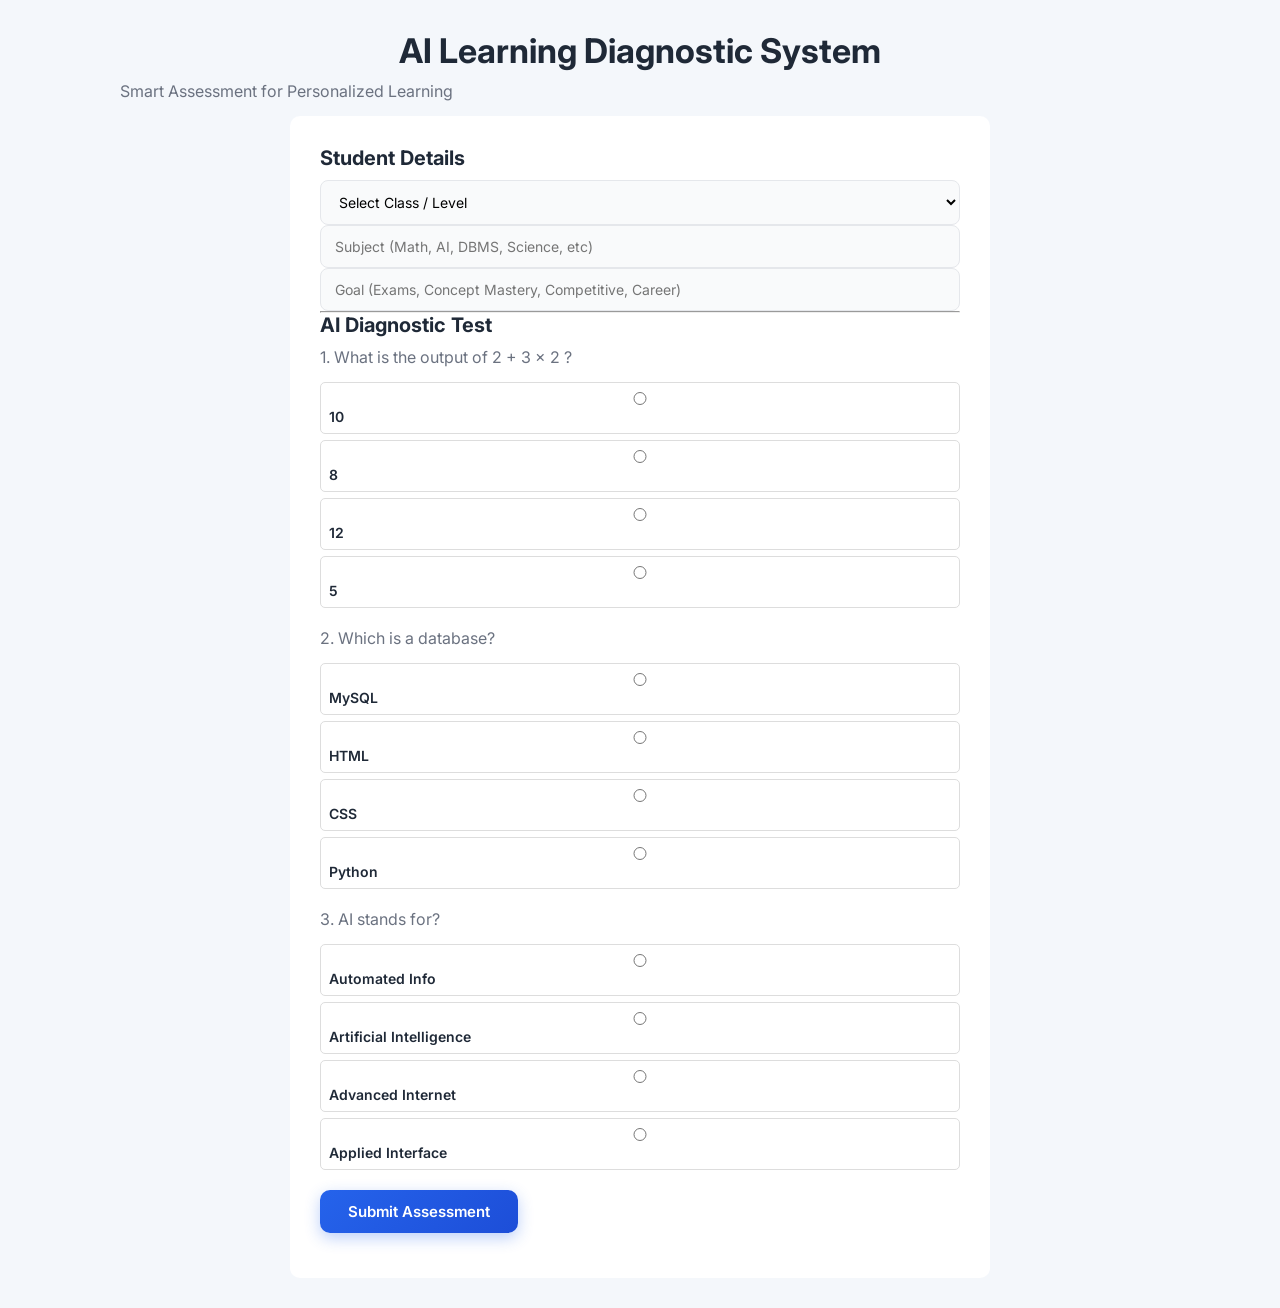
<file: frontend/index.html>
<!DOCTYPE html>
<html lang="en">
<head>
<meta charset="UTF-8">
<title>AI Diagnostic Assessment</title>
<link rel="stylesheet" href="style.css">
<style>
.exam-box{
    background:#fff;
    padding:30px;
    border-radius:10px;
    max-width:700px;
    margin:auto;
}
.question{
    margin-bottom:20px;
}
.options label{
    display:block;
    padding:8px;
    border:1px solid #ddd;
    border-radius:5px;
    margin:6px 0;
    cursor:pointer;
}
.options input{
    margin-right:8px;
}
</style>
</head>

<body>

<div class="container">
<h1>AI Learning Diagnostic System</h1>
<p class="subtitle">Smart Assessment for Personalized Learning</p>

<div class="exam-box">

<h3>Student Details</h3>
<select id="class_level">
<option value="">Select Class / Level</option>
<option value="1-5">Class 1–5</option>
<option value="6-10">Class 6–10</option>
<option value="11-12">Class 11–12</option>
<option value="graduate">Graduate</option>
</select>

<input type="text" id="subject" placeholder="Subject (Math, AI, DBMS, Science, etc)">
<input type="text" id="goal" placeholder="Goal (Exams, Concept Mastery, Competitive, Career)">

<hr>

<h3>AI Diagnostic Test</h3>

<div class="question">
<p>1. What is the output of 2 + 3 × 2 ?</p>
<div class="options">
<label><input type="radio" name="q1" value="wrong"> 10</label>
<label><input type="radio" name="q1" value="correct"> 8</label>
<label><input type="radio" name="q1" value="wrong"> 12</label>
<label><input type="radio" name="q1" value="wrong"> 5</label>
</div>
</div>

<div class="question">
<p>2. Which is a database?</p>
<div class="options">
<label><input type="radio" name="q2" value="correct"> MySQL</label>
<label><input type="radio" name="q2" value="wrong"> HTML</label>
<label><input type="radio" name="q2" value="wrong"> CSS</label>
<label><input type="radio" name="q2" value="wrong"> Python</label>
</div>
</div>

<div class="question">
<p>3. AI stands for?</p>
<div class="options">
<label><input type="radio" name="q3" value="wrong"> Automated Info</label>
<label><input type="radio" name="q3" value="correct"> Artificial Intelligence</label>
<label><input type="radio" name="q3" value="wrong"> Advanced Internet</label>
<label><input type="radio" name="q3" value="wrong"> Applied Interface</label>
</div>
</div>

<button onclick="submitExam()">Submit Assessment</button>

<p id="msg"></p>

</div>
</div>

<script>
function submitExam(){

    const answers = document.querySelectorAll("input[type=radio]:checked");
    let score = 0;

    answers.forEach(ans=>{
        if(ans.value === "correct"){
            score++;
        }
    });

    const class_level = document.getElementById("class_level").value;
    const subject = document.getElementById("subject").value;
    const goal = document.getElementById("goal").value;

    const data = {
        class_level,
        subject,
        goal,
        score,
        total: 3
    };

    fetch("http://127.0.0.1:5000/ai/assessment", {
        method:"POST",
        headers:{ "Content-Type":"application/json" },
        body: JSON.stringify(data)
    })
    .then(res=>res.json())
    .then(result=>{
        localStorage.setItem("ai_data", JSON.stringify(result));
        window.location.href="recommendations.html";
    })
    .catch(()=>{
        document.getElementById("msg").innerText="Server error!";
    });
}
</script>

</body>
</html>
</file>
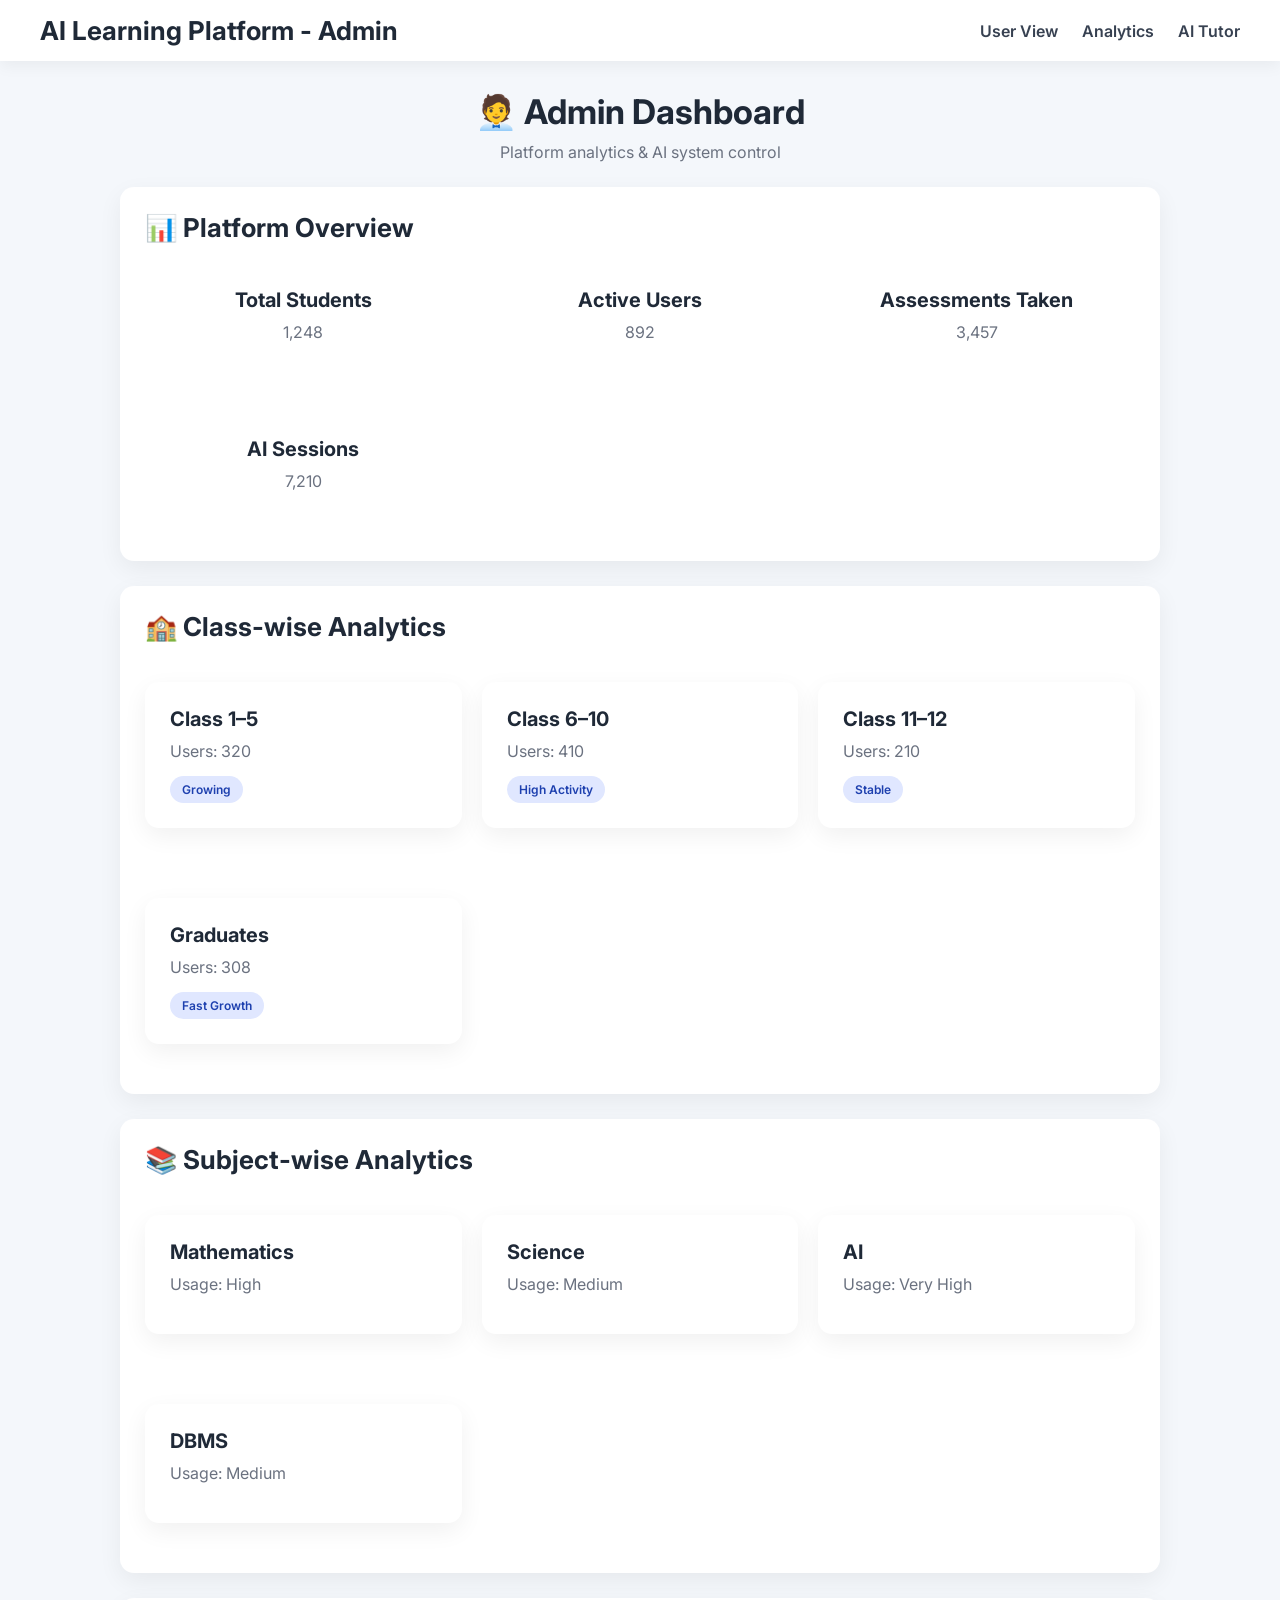
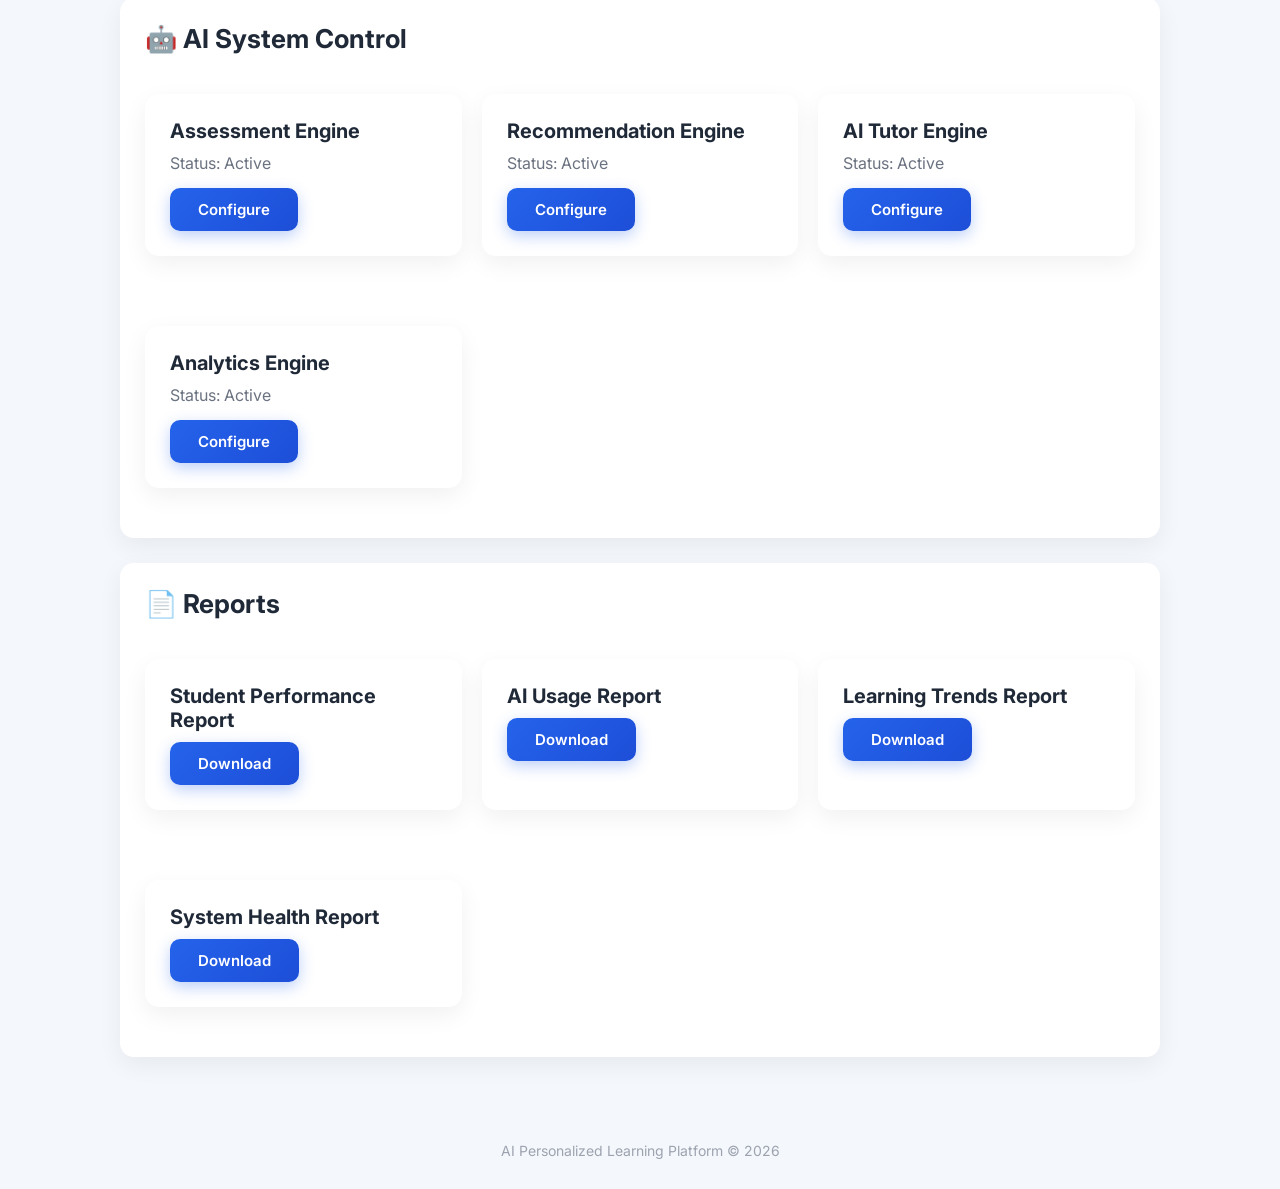
<file: frontend/admin.html>
<!DOCTYPE html>
<html>
<head>
    <title>Admin Dashboard - AI Learning Platform</title>
    <link rel="stylesheet" href="style.css">
</head>

<body>

<div class="navbar">
    <h2>AI Learning Platform - Admin</h2>
    <div class="nav-links">
        <a href="recommendations.html">User View</a>
        <a href="progress.html">Analytics</a>
        <a href="ai_tutor.html">AI Tutor</a>
    </div>
</div>

<div class="container">

<h1>🧑‍💼 Admin Dashboard</h1>
<p style="text-align:center">Platform analytics & AI system control</p>

<!-- Platform Overview -->
<div class="card">
    <h2>📊 Platform Overview</h2>
    <div class="grid">
        <div class="progress-card">
            <h3>Total Students</h3>
            <p>1,248</p>
        </div>
        <div class="progress-card">
            <h3>Active Users</h3>
            <p>892</p>
        </div>
        <div class="progress-card">
            <h3>Assessments Taken</h3>
            <p>3,457</p>
        </div>
        <div class="progress-card">
            <h3>AI Sessions</h3>
            <p>7,210</p>
        </div>
    </div>
</div>

<!-- Class-wise Analytics -->
<div class="card">
    <h2>🏫 Class-wise Analytics</h2>
    <div class="grid">
        <div class="card"><h3>Class 1–5</h3><p>Users: 320</p><span class="badge">Growing</span></div>
        <div class="card"><h3>Class 6–10</h3><p>Users: 410</p><span class="badge">High Activity</span></div>
        <div class="card"><h3>Class 11–12</h3><p>Users: 210</p><span class="badge">Stable</span></div>
        <div class="card"><h3>Graduates</h3><p>Users: 308</p><span class="badge">Fast Growth</span></div>
    </div>
</div>

<!-- Subject-wise Analytics -->
<div class="card">
    <h2>📚 Subject-wise Analytics</h2>
    <div class="grid">
        <div class="card"><h3>Mathematics</h3><p>Usage: High</p></div>
        <div class="card"><h3>Science</h3><p>Usage: Medium</p></div>
        <div class="card"><h3>AI</h3><p>Usage: Very High</p></div>
        <div class="card"><h3>DBMS</h3><p>Usage: Medium</p></div>
    </div>
</div>

<!-- AI System Control -->
<div class="card">
    <h2>🤖 AI System Control</h2>
    <div class="grid">
        <div class="card">
            <h3>Assessment Engine</h3>
            <p>Status: Active</p>
            <button>Configure</button>
        </div>
        <div class="card">
            <h3>Recommendation Engine</h3>
            <p>Status: Active</p>
            <button>Configure</button>
        </div>
        <div class="card">
            <h3>AI Tutor Engine</h3>
            <p>Status: Active</p>
            <button>Configure</button>
        </div>
        <div class="card">
            <h3>Analytics Engine</h3>
            <p>Status: Active</p>
            <button>Configure</button>
        </div>
    </div>
</div>

<!-- Reports -->
<div class="card">
    <h2>📄 Reports</h2>
    <div class="grid">
        <div class="card"><h3>Student Performance Report</h3><button>Download</button></div>
        <div class="card"><h3>AI Usage Report</h3><button>Download</button></div>
        <div class="card"><h3>Learning Trends Report</h3><button>Download</button></div>
        <div class="card"><h3>System Health Report</h3><button>Download</button></div>
    </div>
</div>

</div>

<div class="footer">
    AI Personalized Learning Platform © 2026
</div>

</body>
</html>
</file>
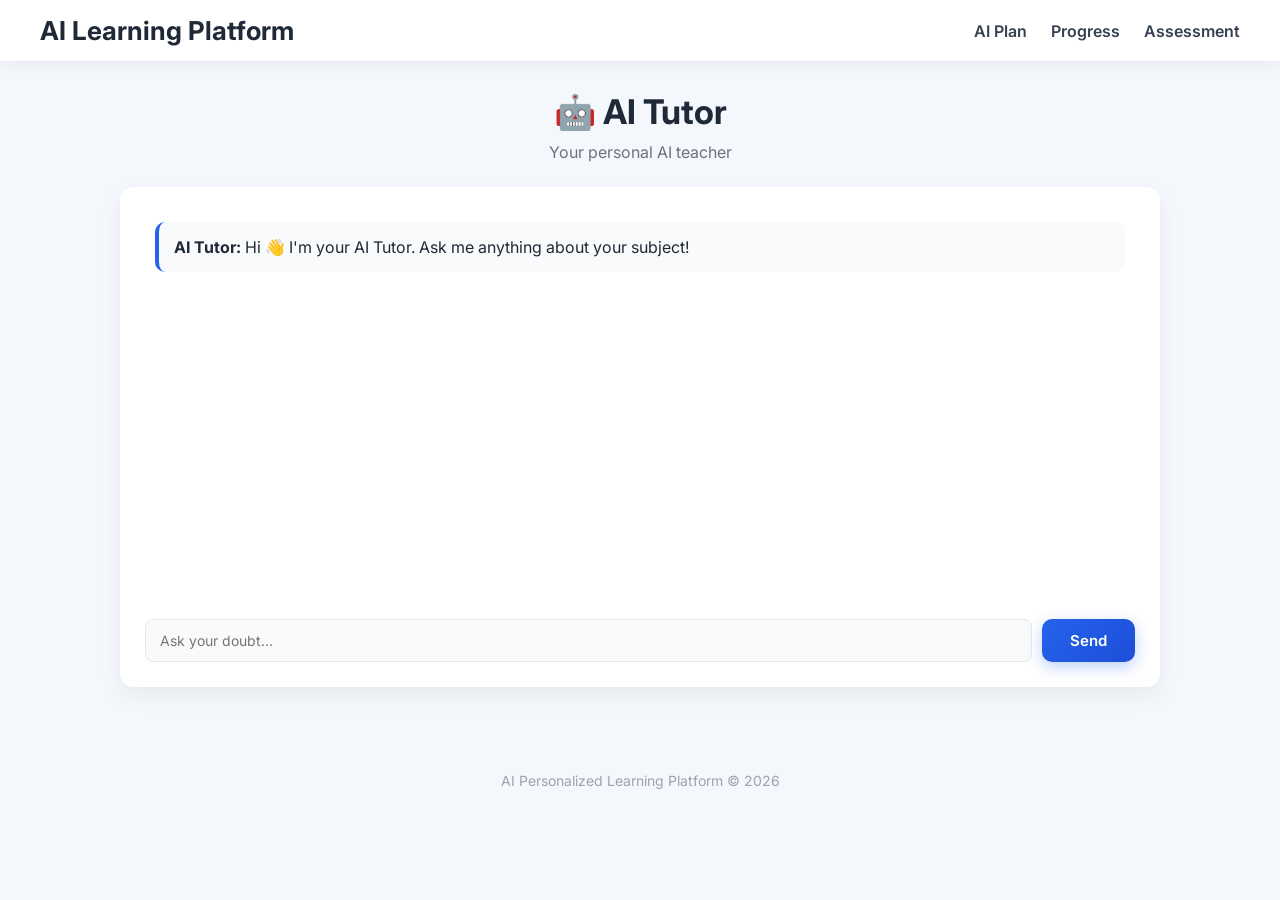
<file: frontend/ai_tutor.html>
<!DOCTYPE html>
<html>
<head>
    <title>AI Tutor</title>
    <link rel="stylesheet" href="style.css">
</head>

<body>

<div class="navbar">
    <h2>AI Learning Platform</h2>
    <div class="nav-links">
        <a href="recommendations.html">AI Plan</a>
        <a href="progress.html">Progress</a>
        <a href="assessment.html">Assessment</a>
    </div>
</div>

<div class="container">

<h1>🤖 AI Tutor</h1>
<p style="text-align:center">Your personal AI teacher</p>

<div class="card" style="height:500px; display:flex; flex-direction:column;">

    <div id="chatBox" style="flex:1; overflow-y:auto; padding:10px;">
        <div class="question-box">
            <b>AI Tutor:</b> Hi 👋 I'm your AI Tutor. Ask me anything about your subject!
        </div>
    </div>

    <div style="display:flex; gap:10px; margin-top:10px;">
        <input type="text" id="userInput" placeholder="Ask your doubt..." style="flex:1;">
        <button onclick="sendMessage()">Send</button>
    </div>

</div>

</div>

<div class="footer">
    AI Personalized Learning Platform © 2026
</div>

<script>
function sendMessage(){
    const input = document.getElementById("userInput");
    const msg = input.value.trim();
    if(!msg) return;

    const chatBox = document.getElementById("chatBox");

    // User message
    chatBox.innerHTML += `
        <div class="question-box" style="background:#e0f2fe;border-left:4px solid #0284c7;">
            <b>You:</b> ${msg}
        </div>
    `;

    input.value = "";

    // AI Response simulation
    setTimeout(()=>{
        let aiReply = generateAIResponse(msg);

        chatBox.innerHTML += `
            <div class="question-box">
                <b>AI Tutor:</b> ${aiReply}
            </div>
        `;
        chatBox.scrollTop = chatBox.scrollHeight;
    },700);
}

function generateAIResponse(msg){
    msg = msg.toLowerCase();

    if(msg.includes("ai")){
        return "Artificial Intelligence (AI) is the ability of machines to perform tasks that normally require human intelligence like learning, reasoning, and problem-solving.";
    }
    if(msg.includes("math")){
        return "Math is about understanding numbers, patterns, and logic. Tell me which topic you're studying (fractions, algebra, geometry) 😊";
    }
    if(msg.includes("dbms")){
        return "DBMS (Database Management System) is used to store, manage and retrieve data efficiently. Example: MySQL, Oracle, MongoDB.";
    }
    if(msg.includes("practice")){
        return "Sure! Let's practice 😊\nExample: What is 12 + 7 ?";
    }
    if(msg.includes("example")){
        return "Here is an example:\nIf x + 3 = 7, then x = 4.";
    }
    if(msg.includes("test")){
        return "I can prepare a test for you. Tell me your class and subject 📚";
    }

    return "That's a good question 😊 Can you be more specific so I can help you better?";
}
</script>

</body>
</html>
</file>
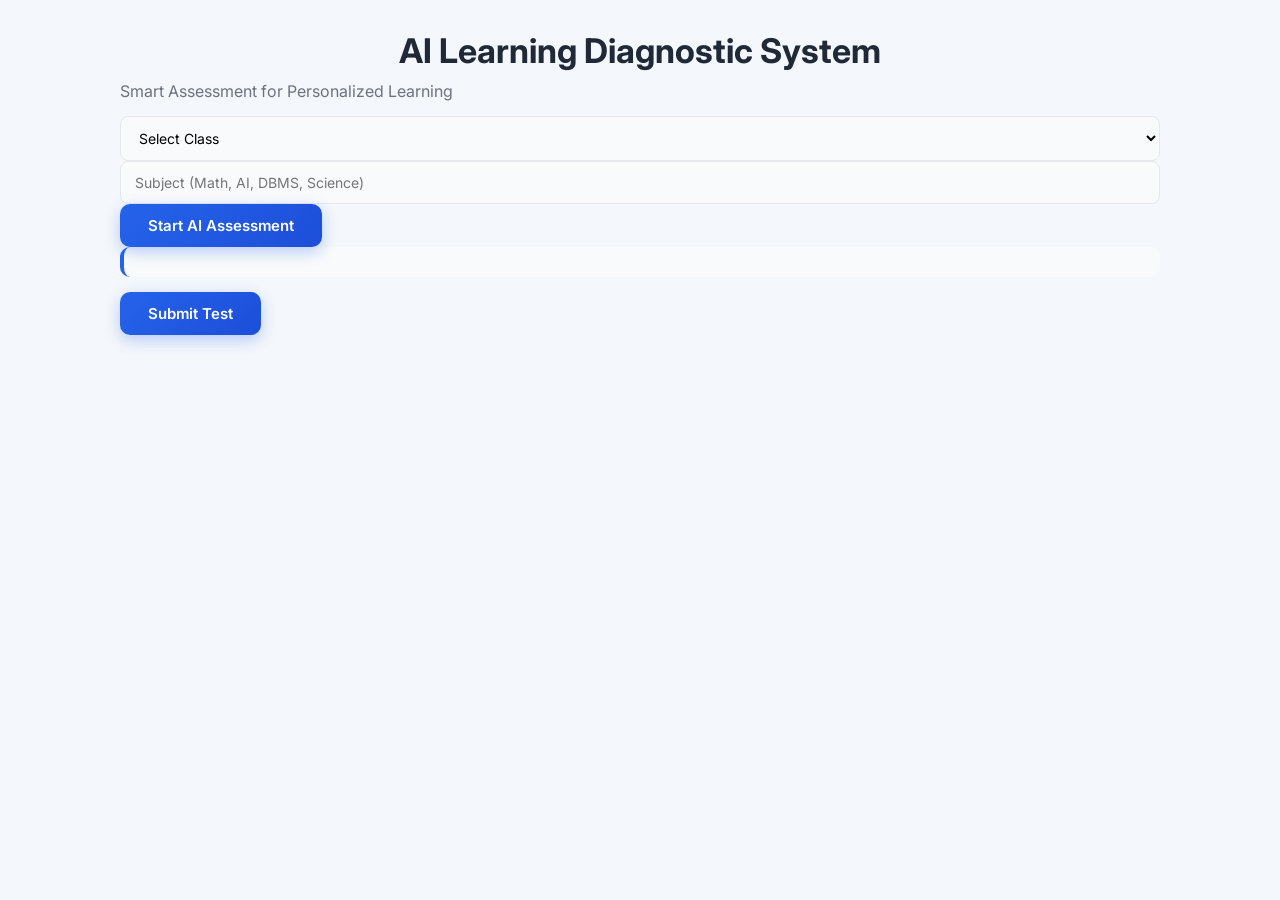
<file: frontend/assessment.html>
<!DOCTYPE html>
<html>
<head>
    <title>AI Learning Diagnostic System</title>
    <link rel="stylesheet" href="style.css">
</head>
<body>

<div class="container">
    <h1>AI Learning Diagnostic System</h1>
    <p>Smart Assessment for Personalized Learning</p>

    <div class="form-box">
        <select id="class">
            <option value="">Select Class</option>
            <option value="1">Class 1</option>
            <option value="2">Class 2</option>
            <option value="3">Class 3</option>
            <option value="4">Class 4</option>
            <option value="5">Class 5</option>
            <option value="6">Class 6</option>
            <option value="7">Class 7</option>
            <option value="8">Class 8</option>
            <option value="9">Class 9</option>
            <option value="10">Class 10</option>
            <option value="11">Class 11</option>
            <option value="12">Class 12</option>
            <option value="BTech">BTech</option>
        </select>

        <input type="text" id="subject" placeholder="Subject (Math, AI, DBMS, Science)">

        <button onclick="startAssessment()">Start AI Assessment</button>
    </div>

    <form id="assessmentForm">
        <div id="questionBox" class="question-box"></div>
        <button type="button" onclick="submitAssessment()" class="submit-btn">Submit Test</button>
    </form>

</div>

<script src="script.js"></script>
</body>
</html>
</file>
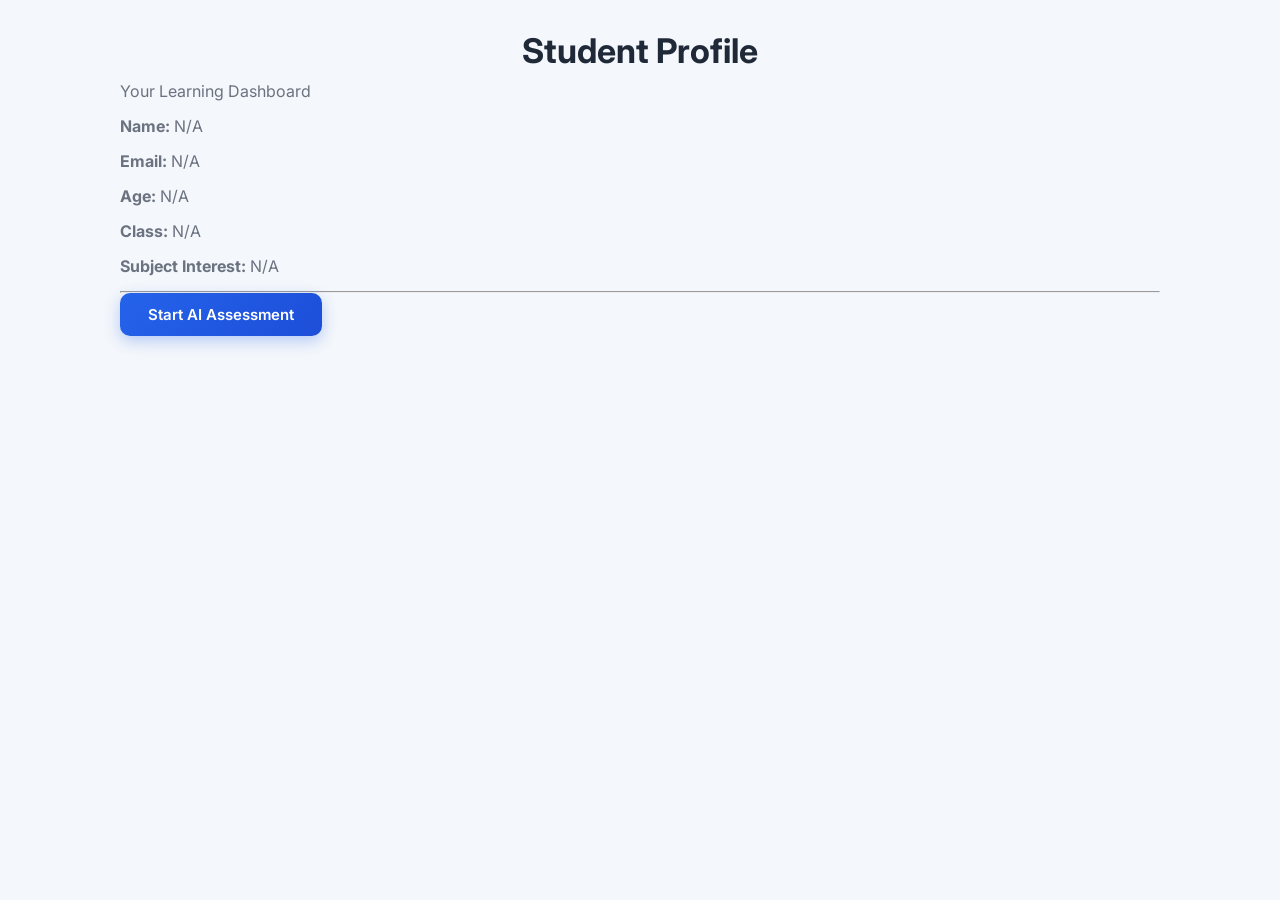
<file: frontend/profile.html>
<!DOCTYPE html>
<html lang="en">
<head>
    <meta charset="UTF-8">
    <title>Student Profile</title>
    <link rel="stylesheet" href="style.css">
</head>
<body>

<div class="container">
    <h1>Student Profile</h1>
    <p class="subtitle">Your Learning Dashboard</p>

    <div class="form-box">
        <p><strong>Name:</strong> <span id="p_name"></span></p>
        <p><strong>Email:</strong> <span id="p_email"></span></p>
        <p><strong>Age:</strong> <span id="p_age"></span></p>
        <p><strong>Class:</strong> <span id="p_class"></span></p>
        <p><strong>Subject Interest:</strong> <span id="p_subject"></span></p>

        <hr>

        <button onclick="goToAssessment()">Start AI Assessment</button>
    </div>
</div>

<script>
document.addEventListener("DOMContentLoaded", function(){

    document.getElementById("p_name").innerText = localStorage.getItem("name") || "N/A";
    document.getElementById("p_email").innerText = localStorage.getItem("email") || "N/A";
    document.getElementById("p_age").innerText = localStorage.getItem("age") || "N/A";
    document.getElementById("p_class").innerText = localStorage.getItem("class") || "N/A";
    document.getElementById("p_subject").innerText = localStorage.getItem("subject_interest") || "N/A";

});

function goToAssessment(){
    window.location.href = "index.html";
}
</script>

</body>
</html>
</file>
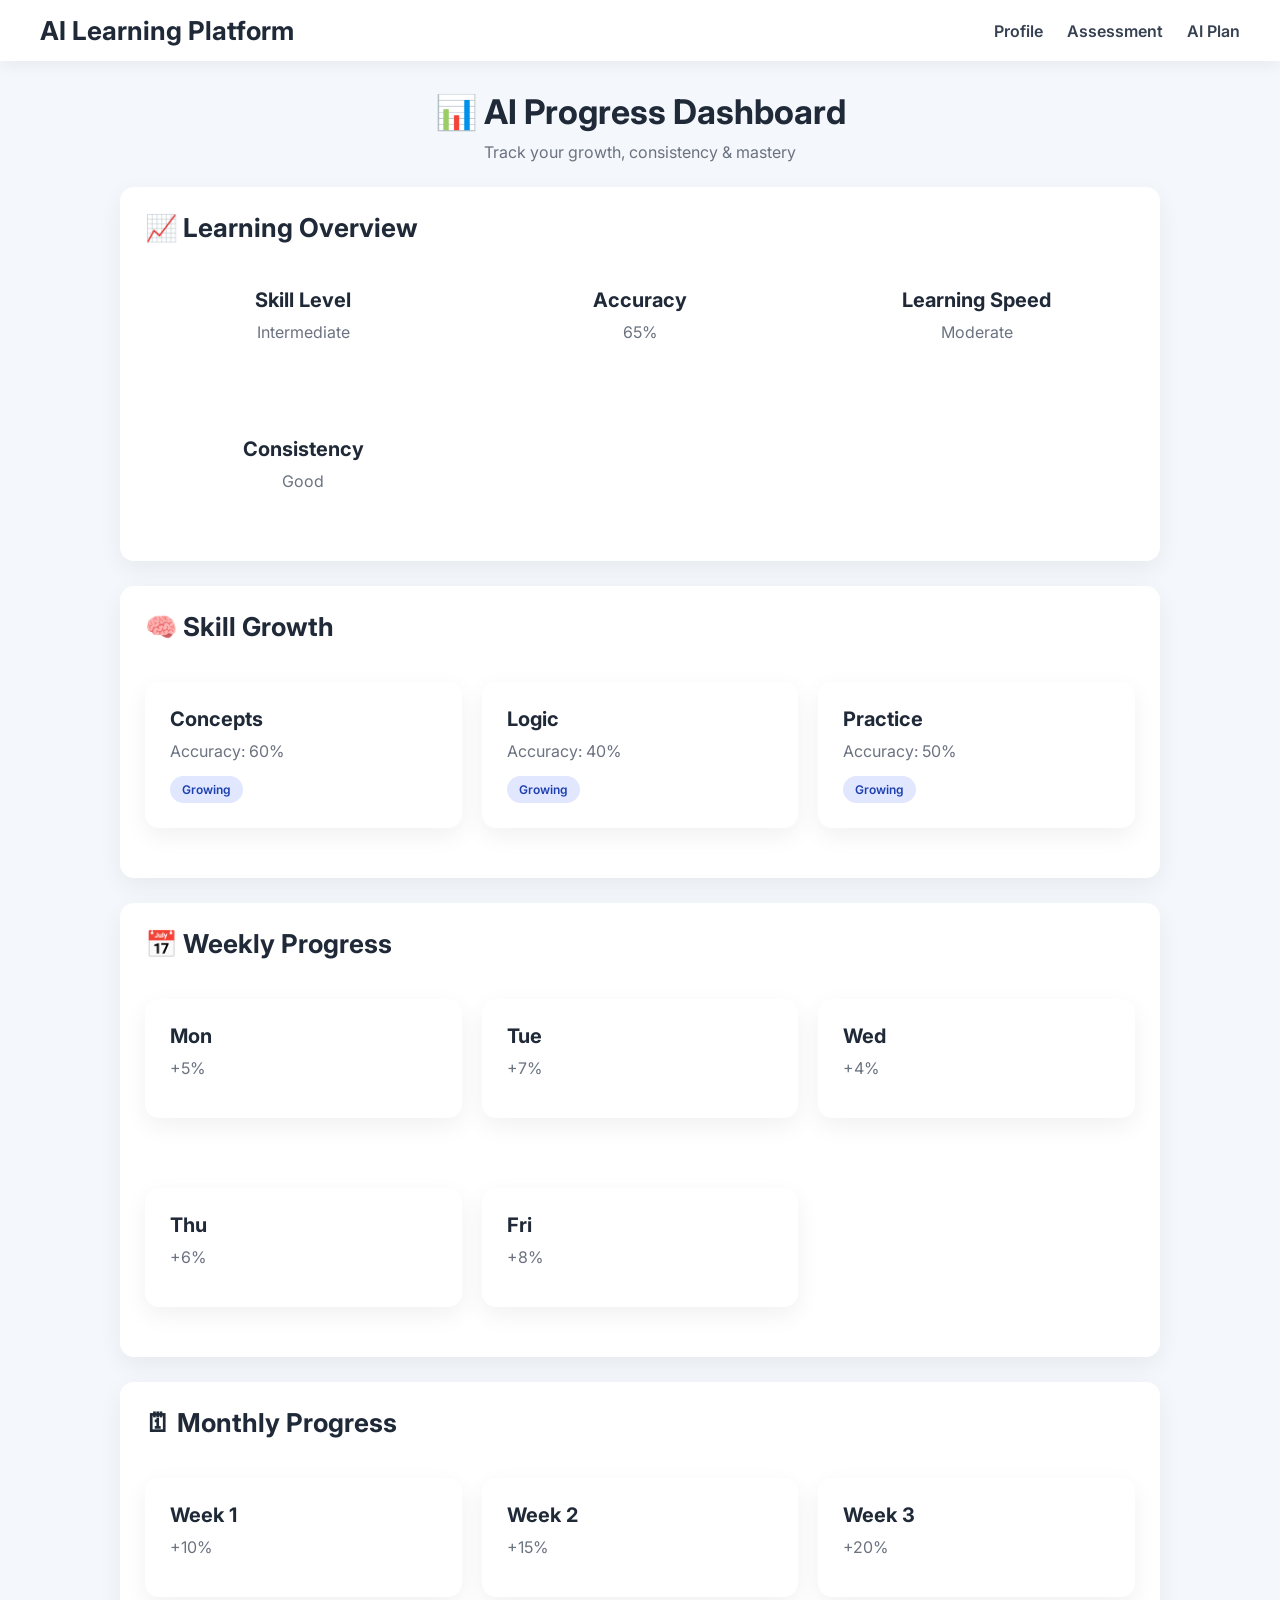
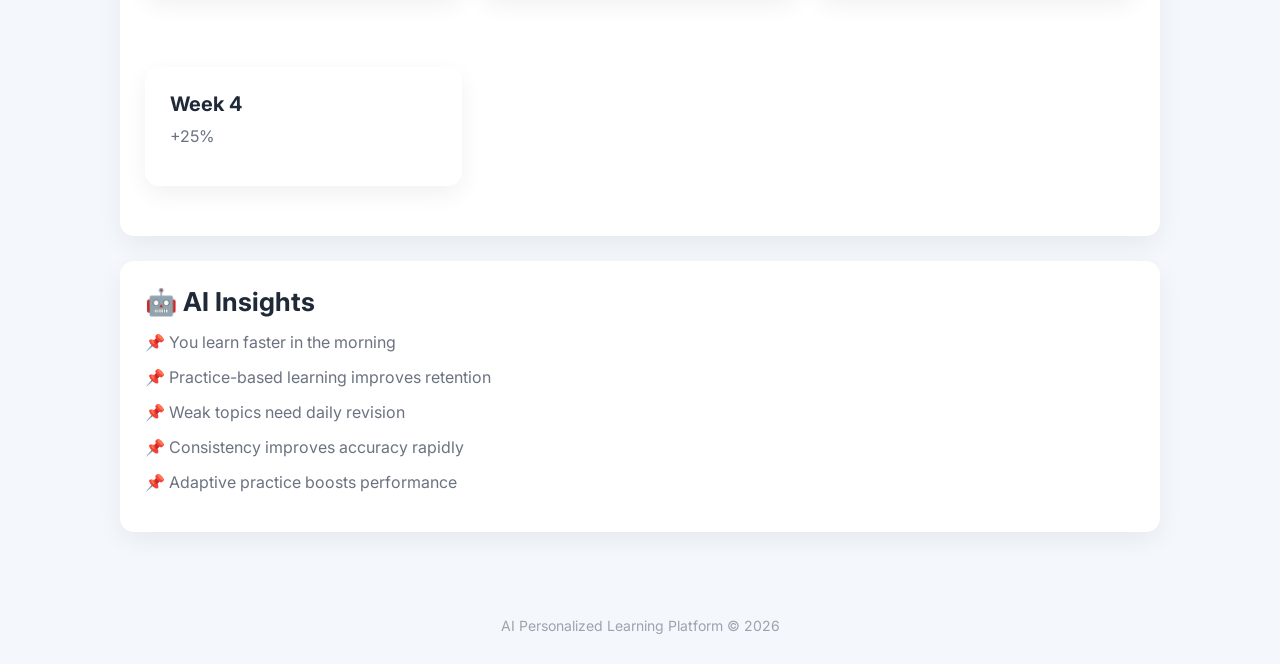
<file: frontend/progress.html>
<!DOCTYPE html>
<html>
<head>
    <title>AI Progress Dashboard</title>
    <link rel="stylesheet" href="style.css">
</head>

<body>

<div class="navbar">
    <h2>AI Learning Platform</h2>
    <div class="nav-links">
        <a href="profile.html">Profile</a>
        <a href="assessment.html">Assessment</a>
        <a href="recommendations.html">AI Plan</a>
    </div>
</div>

<div class="container">

<h1>📊 AI Progress Dashboard</h1>
<p style="text-align:center">Track your growth, consistency & mastery</p>

<!-- Overview -->
<div class="card">
    <h2>📈 Learning Overview</h2>
    <div class="grid">
        <div class="progress-card">
            <h3>Skill Level</h3>
            <p id="skillLevel">Loading...</p>
        </div>
        <div class="progress-card">
            <h3>Accuracy</h3>
            <p id="accuracy">Loading...</p>
        </div>
        <div class="progress-card">
            <h3>Learning Speed</h3>
            <p id="speed">Loading...</p>
        </div>
        <div class="progress-card">
            <h3>Consistency</h3>
            <p id="consistency">Loading...</p>
        </div>
    </div>
</div>

<!-- Skill Growth -->
<div class="card">
    <h2>🧠 Skill Growth</h2>
    <div id="skillGrowth" class="grid"></div>
</div>

<!-- Weekly Progress -->
<div class="card">
    <h2>📅 Weekly Progress</h2>
    <div id="weeklyProgress" class="grid"></div>
</div>

<!-- Monthly Progress -->
<div class="card">
    <h2>🗓 Monthly Progress</h2>
    <div id="monthlyProgress" class="grid"></div>
</div>

<!-- AI Insights -->
<div class="card">
    <h2>🤖 AI Insights</h2>
    <div id="aiInsights"></div>
</div>

</div>

<div class="footer">
    AI Personalized Learning Platform © 2026
</div>

<script>
const result = JSON.parse(localStorage.getItem("assessment_result")) || {
    percentage: 65,
    level: "Intermediate",
    topic_analysis:{
        "Concepts":{correct:6,total:10},
        "Logic":{correct:4,total:10},
        "Practice":{correct:5,total:10}
    }
};

/* Overview */
document.getElementById("skillLevel").innerText = result.level;
document.getElementById("accuracy").innerText = result.percentage + "%";
document.getElementById("speed").innerText = "Moderate";
document.getElementById("consistency").innerText = "Good";

/* Skill Growth */
let skillHTML = "";
for(let topic in result.topic_analysis){
    let t = result.topic_analysis[topic];
    let percent = (t.correct/t.total)*100;
    skillHTML += `
        <div class="card">
            <h3>${topic}</h3>
            <p>Accuracy: ${percent.toFixed(0)}%</p>
            <span class="badge">Growing</span>
        </div>
    `;
}
document.getElementById("skillGrowth").innerHTML = skillHTML;

/* Weekly Progress */
let weekHTML = `
    <div class="card"><h3>Mon</h3><p>+5%</p></div>
    <div class="card"><h3>Tue</h3><p>+7%</p></div>
    <div class="card"><h3>Wed</h3><p>+4%</p></div>
    <div class="card"><h3>Thu</h3><p>+6%</p></div>
    <div class="card"><h3>Fri</h3><p>+8%</p></div>
`;
document.getElementById("weeklyProgress").innerHTML = weekHTML;

/* Monthly Progress */
let monthHTML = `
    <div class="card"><h3>Week 1</h3><p>+10%</p></div>
    <div class="card"><h3>Week 2</h3><p>+15%</p></div>
    <div class="card"><h3>Week 3</h3><p>+20%</p></div>
    <div class="card"><h3>Week 4</h3><p>+25%</p></div>
`;
document.getElementById("monthlyProgress").innerHTML = monthHTML;

/* AI Insights */
document.getElementById("aiInsights").innerHTML = `
    <p>📌 You learn faster in the morning</p>
    <p>📌 Practice-based learning improves retention</p>
    <p>📌 Weak topics need daily revision</p>
    <p>📌 Consistency improves accuracy rapidly</p>
    <p>📌 Adaptive practice boosts performance</p>
`;
</script>

</body>
</html>
</file>
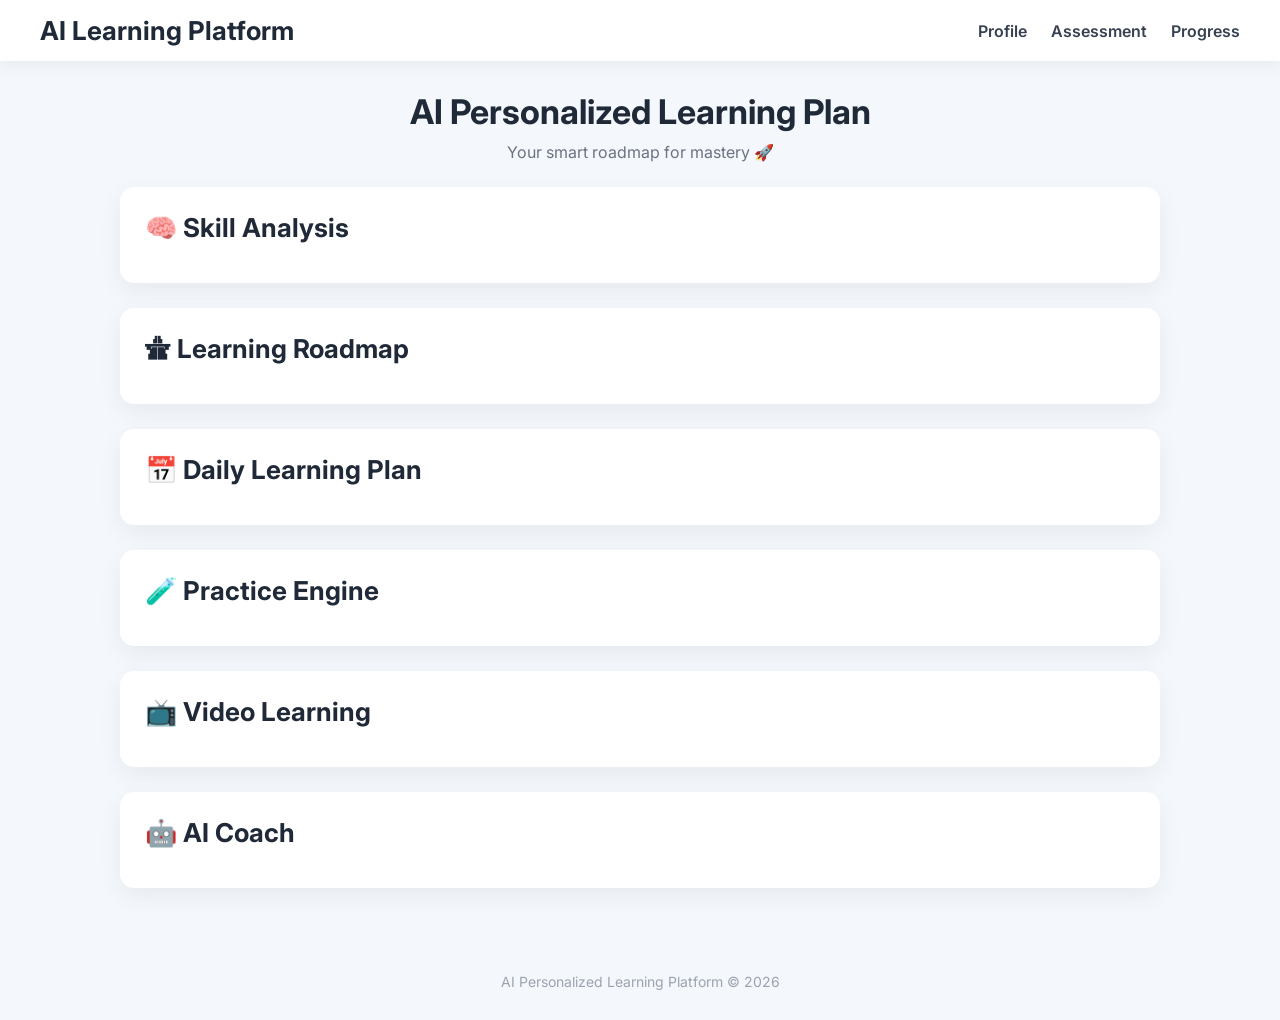
<file: frontend/recommendations.html>
<!DOCTYPE html>
<html>
<head>
    <title>AI Learning Plan</title>
    <link rel="stylesheet" href="style.css">
</head>

<body>

<div class="navbar">
    <h2>AI Learning Platform</h2>
    <div class="nav-links">
        <a href="profile.html">Profile</a>
        <a href="assessment.html">Assessment</a>
        <a href="progress.html">Progress</a>
    </div>
</div>

<div class="container">

    <h1>AI Personalized Learning Plan</h1>
    <p style="text-align:center">Your smart roadmap for mastery 🚀</p>

    <!-- Skill Summary -->
    <div class="card">
        <h2>🧠 Skill Analysis</h2>
        <div id="skillSummary" class="grid"></div>
    </div>

    <!-- Learning Roadmap -->
    <div class="card">
        <h2>🛣 Learning Roadmap</h2>
        <div id="roadmap"></div>
    </div>

    <!-- Daily Plan -->
    <div class="card">
        <h2>📅 Daily Learning Plan</h2>
        <div id="dailyPlan" class="grid"></div>
    </div>

    <!-- Practice Section -->
    <div class="card">
        <h2>🧪 Practice Engine</h2>
        <div id="practicePlan" class="grid"></div>
    </div>

    <!-- Video Learning -->
    <div class="card">
        <h2>📺 Video Learning</h2>
        <div id="videoSection" class="grid"></div>
    </div>

    <!-- AI Coach -->
    <div class="card">
        <h2>🤖 AI Coach</h2>
        <div id="aiCoach"></div>
    </div>

</div>

<div class="footer">
    AI Personalized Learning Platform © 2026
</div>

<script>
const result = JSON.parse(localStorage.getItem("assessment_result"));

/* Skill Summary */
let skillHTML = "";
for(let topic in result.topic_analysis){
    let t = result.topic_analysis[topic];
    let strength = (t.correct/t.total)*100;
    let level = strength > 70 ? "Strong" : strength > 40 ? "Average" : "Weak";

    skillHTML += `
        <div class="card">
            <h3>${topic}</h3>
            <p>Accuracy: ${strength.toFixed(0)}%</p>
            <span class="badge">${level}</span>
        </div>
    `;
}
document.getElementById("skillSummary").innerHTML = skillHTML;


/* Roadmap */
let roadmapHTML = "";
Object.keys(result.topic_analysis).forEach((topic,i)=>{
    roadmapHTML += `
        <div class="question-box">
            <b>Step ${i+1}:</b> Master ${topic}
            <p>Concept → Practice → Test → Revise</p>
        </div>
    `;
});
document.getElementById("roadmap").innerHTML = roadmapHTML;


/* Daily Plan */
let dailyHTML = `
    <div class="card">
        <h3>Morning</h3>
        <p>Concept Learning</p>
        <span class="badge">AI Guided</span>
    </div>
    <div class="card">
        <h3>Afternoon</h3>
        <p>Practice Problems</p>
        <span class="badge">Adaptive</span>
    </div>
    <div class="card">
        <h3>Evening</h3>
        <p>Revision + AI Quiz</p>
        <span class="badge">Smart Test</span>
    </div>
`;
document.getElementById("dailyPlan").innerHTML = dailyHTML;


/* Practice Plan */
let practiceHTML = "";
Object.keys(result.topic_analysis).forEach(topic=>{
    practiceHTML += `
        <div class="card">
            <h3>${topic}</h3>
            <p>Practice Set: Easy → Medium → Hard</p>
            <span class="badge">AI Adaptive</span>
        </div>
    `;
});
document.getElementById("practicePlan").innerHTML = practiceHTML;


/* Video Learning */
let videoHTML = `
    <div class="card">
        <h3>Concept Videos</h3>
        <p>AI Recommended Learning Videos</p>
        <a href="https://www.youtube.com/results?search_query=${result.subject}+basics" target="_blank">Watch Videos</a>
    </div>
    <div class="card">
        <h3>Practice Videos</h3>
        <p>Solved Examples & Tricks</p>
        <a href="https://www.youtube.com/results?search_query=${result.subject}+practice+questions" target="_blank">Watch Practice</a>
    </div>
`;
document.getElementById("videoSection").innerHTML = videoHTML;


/* AI Coach */
document.getElementById("aiCoach").innerHTML = `
    <p>🎯 Focus more on weak areas</p>
    <p>⏱ Study in short focused sessions</p>
    <p>📈 Daily revision is mandatory</p>
    <p>🧠 Concept clarity before speed</p>
    <p>🔥 Consistency beats intensity</p>
`;

</script>

</body>
</html>
</file>
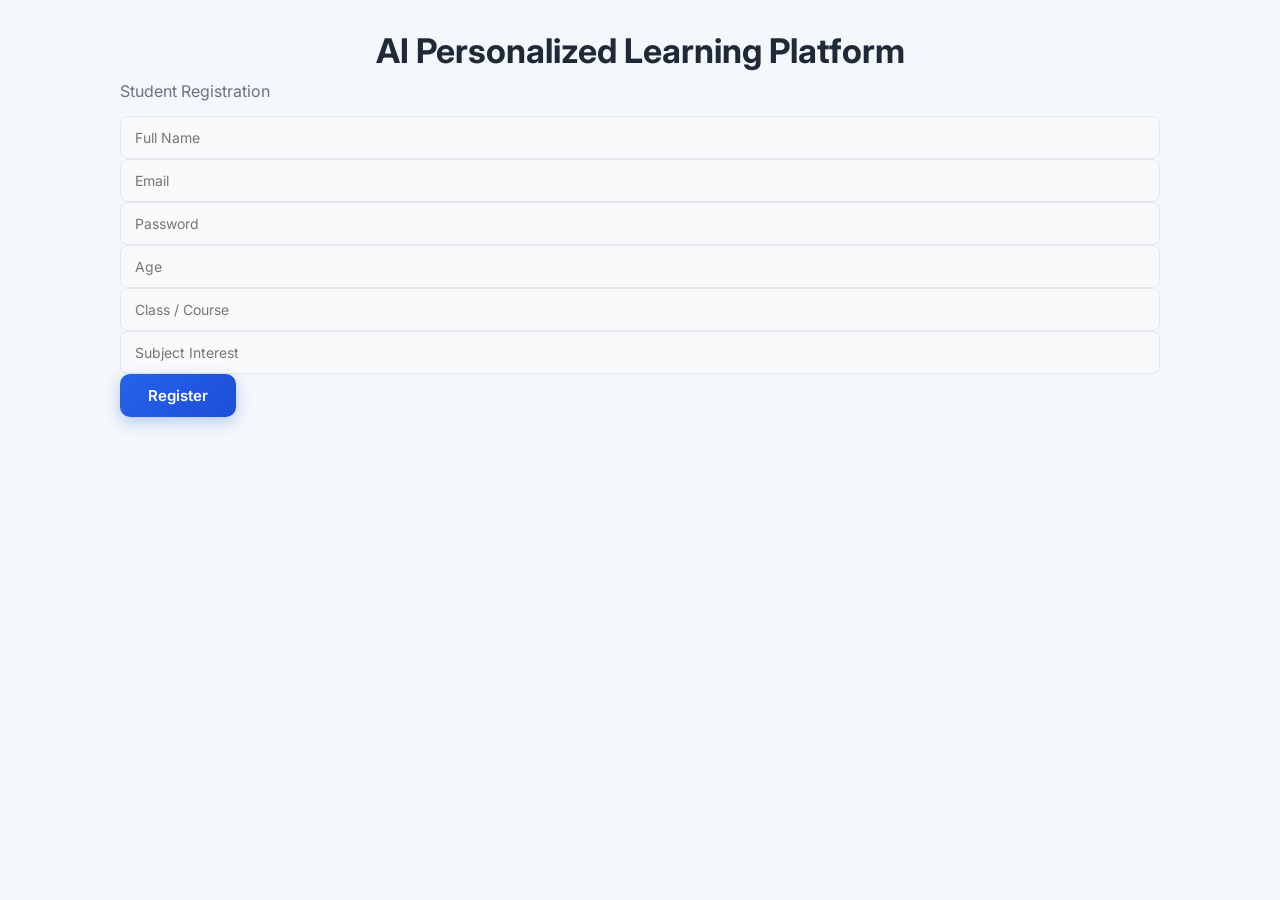
<file: frontend/register.html>
<!DOCTYPE html>
<html lang="en">
<head>
    <meta charset="UTF-8">
    <title>Student Registration</title>
    <link rel="stylesheet" href="style.css">
</head>
<body>

<div class="container">
    <h1>AI Personalized Learning Platform</h1>
    <p class="subtitle">Student Registration</p>

    <div class="form-box">
        <input type="text" id="name" placeholder="Full Name" required>
        <input type="email" id="email" placeholder="Email" required>
        <input type="password" id="password" placeholder="Password" required>
        <input type="number" id="age" placeholder="Age" required>
        <input type="text" id="class" placeholder="Class / Course" required>
        <input type="text" id="subject_interest" placeholder="Subject Interest" required>

        <button onclick="registerStudent()">Register</button>

        <p id="msg"></p>
    </div>
</div>

<script>
function registerStudent(){

    const data = {
        name: document.getElementById("name").value,
        email: document.getElementById("email").value,
        password: document.getElementById("password").value,
        age: parseInt(document.getElementById("age").value),
        class: document.getElementById("class").value,
        subject_interest: document.getElementById("subject_interest").value
    };

    fetch("http://127.0.0.1:5000/ai/register", {
        method: "POST",
        headers: {
            "Content-Type": "application/json"
        },
        body: JSON.stringify(data)
    })
    .then(res => res.json())
    .then(result => {

        if(result.status === "success"){

            // Save data for profile page
            localStorage.setItem("name", data.name);
            localStorage.setItem("email", data.email);
            localStorage.setItem("age", data.age);
            localStorage.setItem("class", data.class);
            localStorage.setItem("subject_interest", data.subject_interest);

            document.getElementById("msg").innerText = "Registration successful!";
            document.getElementById("msg").style.color = "green";

            setTimeout(function(){
                window.location.replace("profile.html");
            }, 1000);

        }else{
            document.getElementById("msg").innerText = result.message;
            document.getElementById("msg").style.color = "red";
        }
    })
    .catch(err => {
        document.getElementById("msg").innerText = "Server error!";
        document.getElementById("msg").style.color = "red";
        console.error(err);
    });
}
</script>

</body>
</html>
</file>
<file: frontend/style.css>
@import url('https://fonts.googleapis.com/css2?family=Inter:wght@300;400;500;600;700&display=swap');

*{
    margin:0;
    padding:0;
    box-sizing:border-box;
    font-family: 'Inter', sans-serif;
}

body{
    background:#f4f7fb;
    color:#1f2937;
}

/* Layout */
.container{
    max-width:1100px;
    margin:auto;
    padding:30px;
}

/* Headings */
h1{
    text-align:center;
    font-size:34px;
    margin-bottom:10px;
    font-weight:700;
}

h2{
    font-size:26px;
    margin-bottom:15px;
}

h3{
    font-size:20px;
    margin-bottom:10px;
}

p{
    color:#6b7280;
    margin-bottom:15px;
}

/* Cards */
.card{
    background:white;
    border-radius:14px;
    padding:25px;
    margin:25px auto;
    width:100%;
    box-shadow:0 8px 25px rgba(0,0,0,0.06);
}

/* Grid */
.grid{
    display:grid;
    grid-template-columns: repeat(auto-fit,minmax(250px,1fr));
    gap:20px;
}

/* Inputs */
label{
    font-size:14px;
    font-weight:600;
    margin-bottom:6px;
    display:block;
}

input, select{
    width:100%;
    padding:12px 14px;
    border-radius:8px;
    border:1px solid #e5e7eb;
    outline:none;
    font-size:14px;
    transition:0.2s;
    background:#f9fafb;
}

input:focus, select:focus{
    border-color:#2563eb;
    background:white;
}

/* Buttons */
button{
    background:linear-gradient(135deg,#2563eb,#1d4ed8);
    color:white;
    border:none;
    padding:12px 28px;
    border-radius:10px;
    font-size:15px;
    font-weight:600;
    cursor:pointer;
    transition:0.3s;
    box-shadow:0 5px 15px rgba(37,99,235,0.3);
}

button:hover{
    transform:translateY(-2px);
    box-shadow:0 10px 25px rgba(37,99,235,0.4);
}

/* Question Box */
.question-box{
    background:#f9fafb;
    padding:15px;
    border-radius:10px;
    margin-bottom:15px;
    border-left:4px solid #2563eb;
}

/* Navbar */
.navbar{
    background:white;
    padding:15px 40px;
    box-shadow:0 5px 15px rgba(0,0,0,0.05);
    display:flex;
    justify-content:space-between;
    align-items:center;
}

.navbar h2{
    margin:0;
}

.nav-links a{
    margin-left:20px;
    text-decoration:none;
    color:#374151;
    font-weight:600;
}

/* Progress */
.progress-card{
    text-align:center;
    padding:30px;
}

/* Footer */
.footer{
    text-align:center;
    padding:30px;
    color:#9ca3af;
    font-size:14px;
}

/* AI Badges */
.badge{
    display:inline-block;
    background:#e0e7ff;
    color:#1e40af;
    padding:6px 12px;
    border-radius:20px;
    font-size:12px;
    font-weight:600;
    margin-right:5px;
}
</file>
